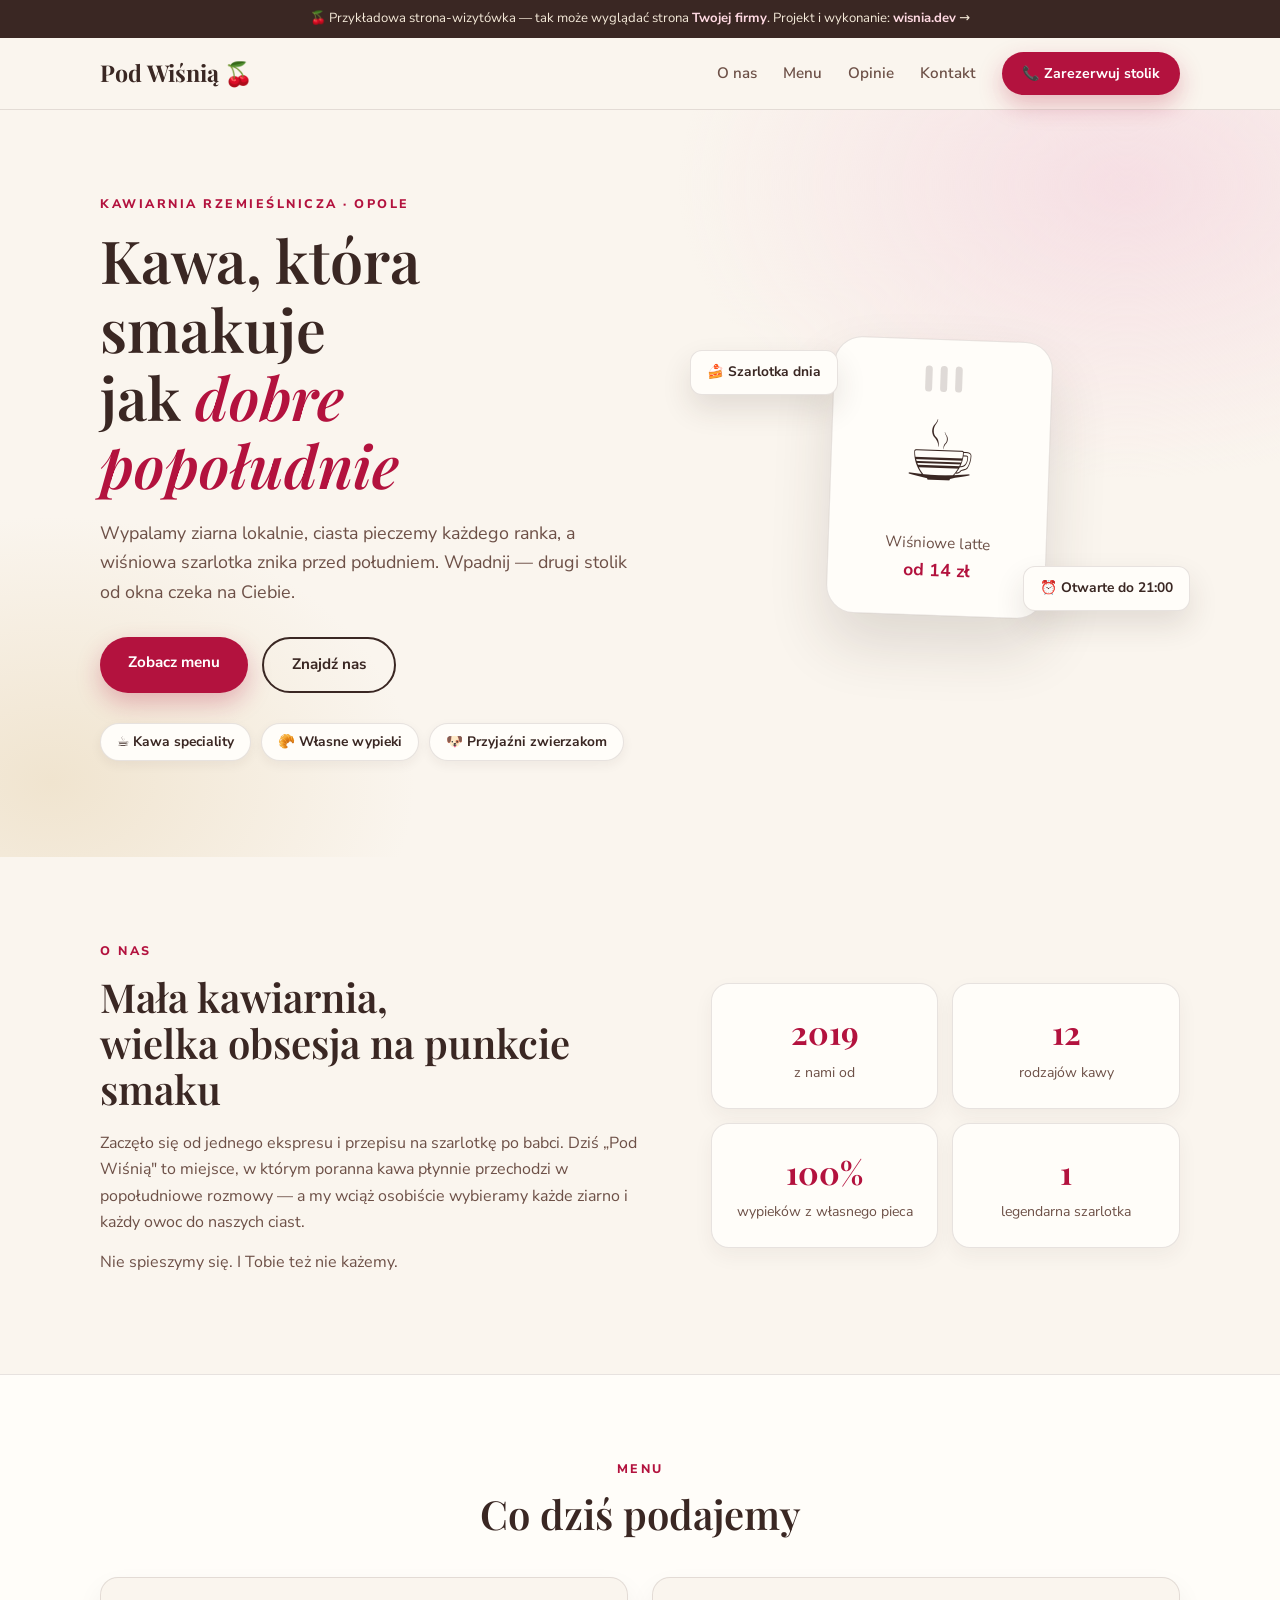
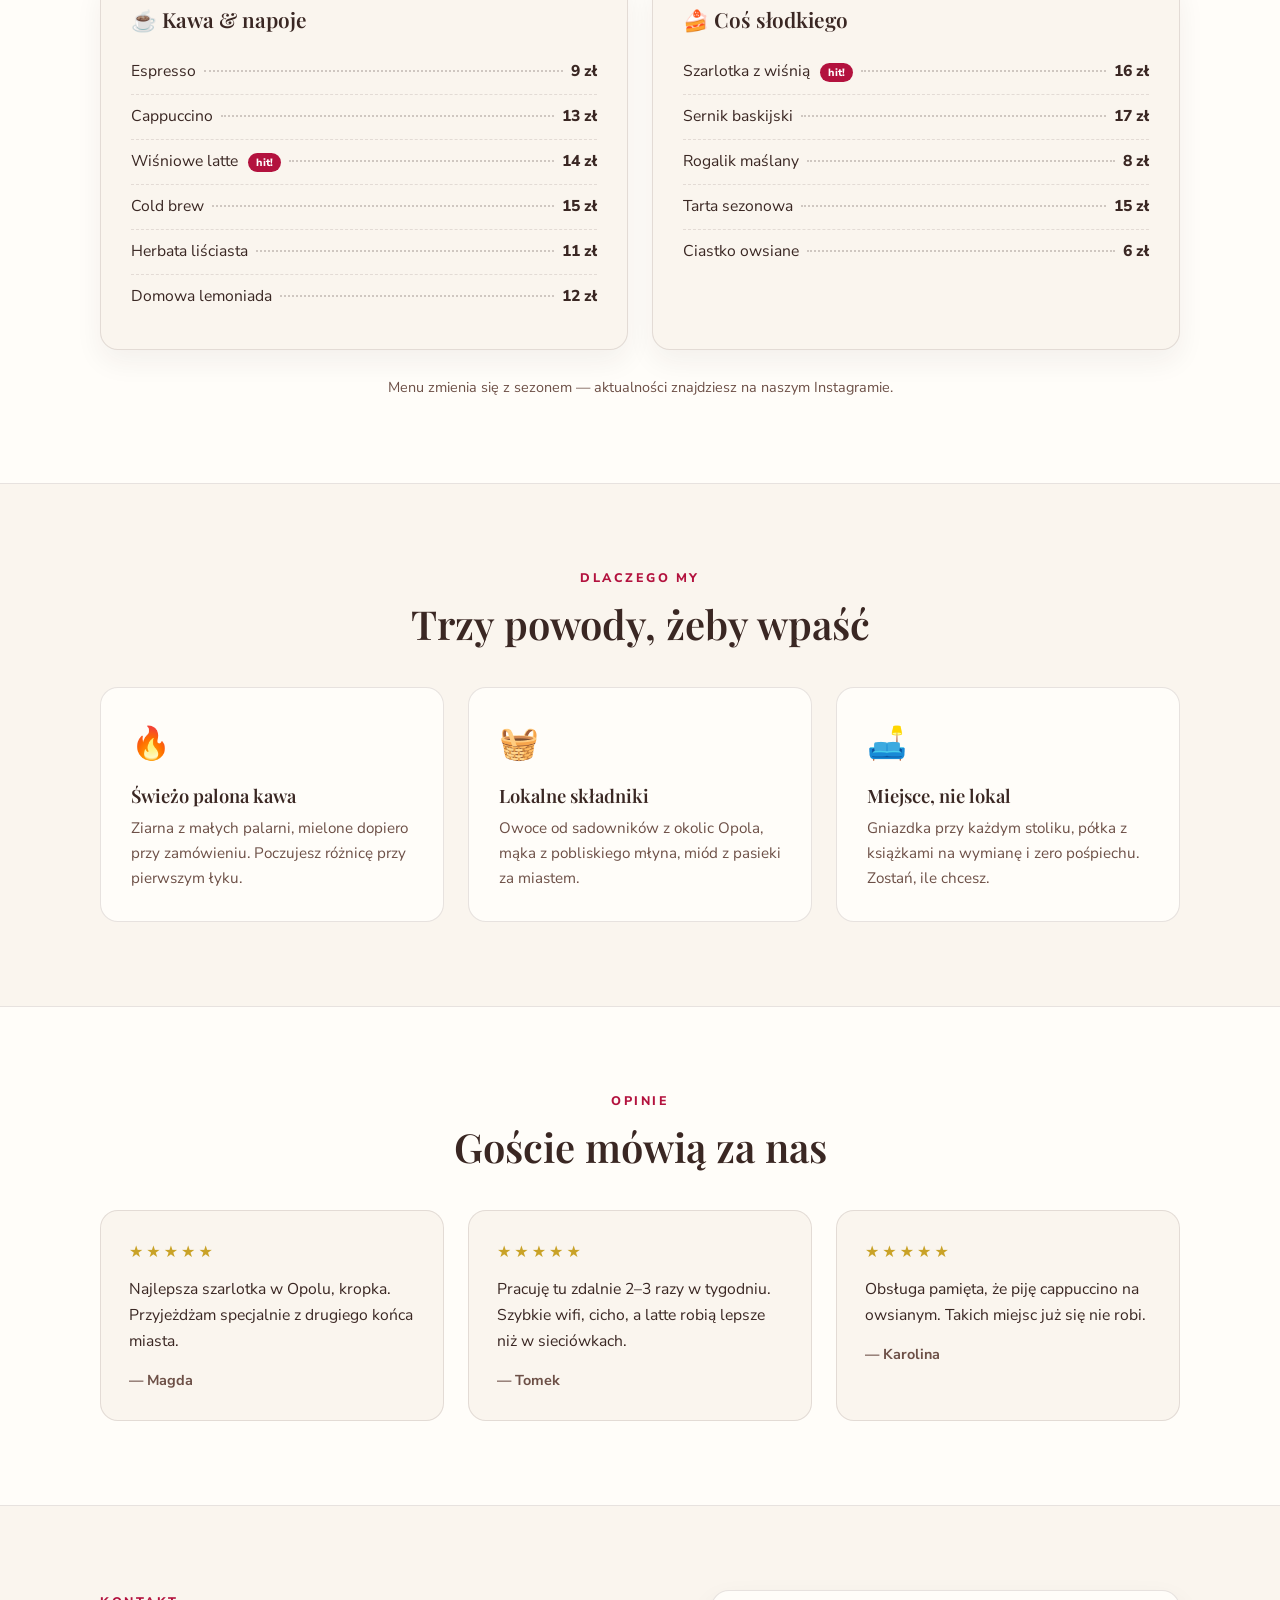
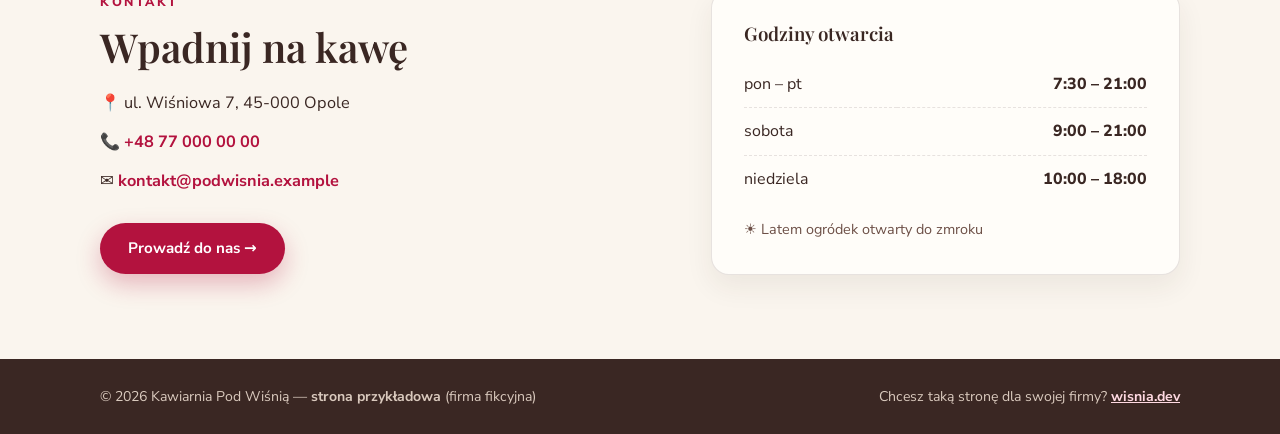
<file: wizytowka/index.html>
<!DOCTYPE html>
<html lang="pl">
<head>
  <meta charset="UTF-8">
  <meta name="viewport" content="width=device-width, initial-scale=1.0">
  <title>Kawiarnia Pod Wiśnią — przykładowa strona-wizytówka | wisnia.dev</title>
  <meta name="description" content="Przykładowa strona-wizytówka wykonana przez wisnia.dev — fikcyjna kawiarnia Pod Wiśnią w Opolu. Tak może wyglądać strona Twojej firmy.">
  <meta name="robots" content="noindex, follow">
  <link rel="canonical" href="https://wisnia.dev/wizytowka/">
  <link rel="icon" href="data:image/svg+xml,<svg xmlns='http://www.w3.org/2000/svg' viewBox='0 0 100 100'><text y='.9em' font-size='90'>☕</text></svg>">
  <link rel="preconnect" href="https://fonts.googleapis.com">
  <link rel="preconnect" href="https://fonts.gstatic.com" crossorigin>
  <link href="https://fonts.googleapis.com/css2?family=Playfair+Display:wght@500;600;700&family=Nunito+Sans:wght@400;600;700;800&display=swap" rel="stylesheet">
  <link rel="stylesheet" href="style.css?v=dev">
</head>
<body>
  <!-- pasek informujący, że to szablon demo -->
  <a class="demo-ribbon" href="https://wisnia.dev">
    🍒 Przykładowa strona-wizytówka — tak może wyglądać strona <b>Twojej firmy</b>. Projekt i wykonanie: <b>wisnia.dev</b> →
  </a>

  <header class="topbar" id="top">
    <div class="wrap topbar-inner">
      <a class="logo" href="#top">Pod&nbsp;Wiśnią <span aria-hidden="true">🍒</span></a>
      <nav class="nav" id="nav" aria-label="Menu główne">
        <a href="#o-nas">O nas</a>
        <a href="#menu">Menu</a>
        <a href="#opinie">Opinie</a>
        <a href="#kontakt">Kontakt</a>
        <a class="btn btn-solid nav-cta" href="tel:+48770000000">📞 Zarezerwuj stolik</a>
      </nav>
      <button class="burger" id="burger" aria-label="Otwórz menu" aria-expanded="false" aria-controls="nav">
        <span></span><span></span><span></span>
      </button>
    </div>
  </header>

  <main>
    <!-- ===== HERO ===== -->
    <section class="hero">
      <div class="wrap hero-inner">
        <div class="hero-text">
          <p class="overline reveal">Kawiarnia rzemieślnicza · Opole</p>
          <h1 class="reveal">Kawa, która smakuje<br>jak <em>dobre popołudnie</em></h1>
          <p class="lead reveal">
            Wypalamy ziarna lokalnie, ciasta pieczemy każdego ranka,
            a wiśniowa szarlotka znika przed południem. Wpadnij — drugi
            stolik od okna czeka na Ciebie.
          </p>
          <div class="cta-row reveal">
            <a class="btn btn-solid" href="#menu">Zobacz menu</a>
            <a class="btn btn-line" href="#kontakt">Znajdź nas</a>
          </div>
          <ul class="badges reveal">
            <li>☕ Kawa speciality</li>
            <li>🥐 Własne wypieki</li>
            <li>🐶 Przyjaźni zwierzakom</li>
          </ul>
        </div>
        <div class="hero-visual" aria-hidden="true">
          <div class="cup-card">
            <span class="cup-steam s1"></span>
            <span class="cup-steam s2"></span>
            <span class="cup-steam s3"></span>
            <span class="cup-emoji">☕</span>
            <p class="cup-caption">Wiśniowe latte<br><b>od 14 zł</b></p>
          </div>
          <div class="chip chip-1">🍰 Szarlotka dnia</div>
          <div class="chip chip-2">⏰ Otwarte do 21:00</div>
        </div>
      </div>
    </section>

    <!-- ===== O NAS ===== -->
    <section id="o-nas" class="section">
      <div class="wrap grid-2">
        <div class="reveal">
          <p class="overline">O nas</p>
          <h2>Mała kawiarnia,<br>wielka obsesja na punkcie smaku</h2>
          <p class="body-text">
            Zaczęło się od jednego ekspresu i przepisu na szarlotkę po babci.
            Dziś „Pod Wiśnią" to miejsce, w którym poranna kawa płynnie
            przechodzi w popołudniowe rozmowy — a my wciąż osobiście wybieramy
            każde ziarno i każdy owoc do naszych ciast.
          </p>
          <p class="body-text">
            Nie spieszymy się. I Tobie też nie każemy.
          </p>
        </div>
        <ul class="stats reveal">
          <li><b>2019</b><span>z nami od</span></li>
          <li><b>12</b><span>rodzajów kawy</span></li>
          <li><b>100%</b><span>wypieków z własnego pieca</span></li>
          <li><b>1</b><span>legendarna szarlotka</span></li>
        </ul>
      </div>
    </section>

    <!-- ===== MENU ===== -->
    <section id="menu" class="section section-alt">
      <div class="wrap">
        <p class="overline center reveal">Menu</p>
        <h2 class="center reveal">Co dziś podajemy</h2>
        <div class="menu-grid">
          <div class="menu-card reveal">
            <h3>☕ Kawa &amp; napoje</h3>
            <ul class="price-list">
              <li><span>Espresso</span><i></i><span>9 zł</span></li>
              <li><span>Cappuccino</span><i></i><span>13 zł</span></li>
              <li><span>Wiśniowe latte <em>hit!</em></span><i></i><span>14 zł</span></li>
              <li><span>Cold brew</span><i></i><span>15 zł</span></li>
              <li><span>Herbata liściasta</span><i></i><span>11 zł</span></li>
              <li><span>Domowa lemoniada</span><i></i><span>12 zł</span></li>
            </ul>
          </div>
          <div class="menu-card reveal">
            <h3>🍰 Coś słodkiego</h3>
            <ul class="price-list">
              <li><span>Szarlotka z wiśnią <em>hit!</em></span><i></i><span>16 zł</span></li>
              <li><span>Sernik baskijski</span><i></i><span>17 zł</span></li>
              <li><span>Rogalik maślany</span><i></i><span>8 zł</span></li>
              <li><span>Tarta sezonowa</span><i></i><span>15 zł</span></li>
              <li><span>Ciastko owsiane</span><i></i><span>6 zł</span></li>
            </ul>
          </div>
        </div>
        <p class="menu-note reveal">Menu zmienia się z sezonem — aktualności znajdziesz na naszym Instagramie.</p>
      </div>
    </section>

    <!-- ===== DLACZEGO MY ===== -->
    <section class="section">
      <div class="wrap">
        <p class="overline center reveal">Dlaczego my</p>
        <h2 class="center reveal">Trzy powody, żeby wpaść</h2>
        <div class="features">
          <div class="feature reveal">
            <span class="feature-icon">🔥</span>
            <h3>Świeżo palona kawa</h3>
            <p>Ziarna z małych palarni, mielone dopiero przy zamówieniu.
               Poczujesz różnicę przy pierwszym łyku.</p>
          </div>
          <div class="feature reveal">
            <span class="feature-icon">🧺</span>
            <h3>Lokalne składniki</h3>
            <p>Owoce od sadowników z okolic Opola, mąka z pobliskiego młyna,
               miód z pasieki za miastem.</p>
          </div>
          <div class="feature reveal">
            <span class="feature-icon">🛋️</span>
            <h3>Miejsce, nie lokal</h3>
            <p>Gniazdka przy każdym stoliku, półka z książkami na wymianę
               i zero pośpiechu. Zostań, ile chcesz.</p>
          </div>
        </div>
      </div>
    </section>

    <!-- ===== OPINIE ===== -->
    <section id="opinie" class="section section-alt">
      <div class="wrap">
        <p class="overline center reveal">Opinie</p>
        <h2 class="center reveal">Goście mówią za nas</h2>
        <div class="reviews">
          <figure class="review reveal">
            <p class="stars" aria-label="5 na 5 gwiazdek">★★★★★</p>
            <blockquote>Najlepsza szarlotka w Opolu, kropka. Przyjeżdżam
              specjalnie z drugiego końca miasta.</blockquote>
            <figcaption>— Magda</figcaption>
          </figure>
          <figure class="review reveal">
            <p class="stars" aria-label="5 na 5 gwiazdek">★★★★★</p>
            <blockquote>Pracuję tu zdalnie 2–3 razy w tygodniu. Szybkie wifi,
              cicho, a latte robią lepsze niż w sieciówkach.</blockquote>
            <figcaption>— Tomek</figcaption>
          </figure>
          <figure class="review reveal">
            <p class="stars" aria-label="5 na 5 gwiazdek">★★★★★</p>
            <blockquote>Obsługa pamięta, że piję cappuccino na owsianym.
              Takich miejsc już się nie robi.</blockquote>
            <figcaption>— Karolina</figcaption>
          </figure>
        </div>
      </div>
    </section>

    <!-- ===== KONTAKT ===== -->
    <section id="kontakt" class="section">
      <div class="wrap grid-2">
        <div class="reveal">
          <p class="overline">Kontakt</p>
          <h2>Wpadnij na kawę</h2>
          <ul class="contact-list">
            <li>📍 ul. Wiśniowa 7, 45-000 Opole</li>
            <li>📞 <a href="tel:+48770000000">+48 77 000 00 00</a></li>
            <li>✉️ <a href="mailto:kontakt@podwisnia.example">kontakt@podwisnia.example</a></li>
          </ul>
          <a class="btn btn-solid" href="https://maps.google.com/?q=Rynek,+Opole" target="_blank" rel="noopener">Prowadź do nas →</a>
        </div>
        <div class="hours-card reveal">
          <h3>Godziny otwarcia</h3>
          <table class="hours">
            <tr><td>pon – pt</td><td>7:30 – 21:00</td></tr>
            <tr><td>sobota</td><td>9:00 – 21:00</td></tr>
            <tr><td>niedziela</td><td>10:00 – 18:00</td></tr>
          </table>
          <p class="hours-note">☀️ Latem ogródek otwarty do zmroku</p>
        </div>
      </div>
    </section>
  </main>

  <footer class="footer">
    <div class="wrap footer-inner">
      <span>© <span id="year">2026</span> Kawiarnia Pod Wiśnią — <b>strona przykładowa</b> (firma fikcyjna)</span>
      <span>Chcesz taką stronę dla swojej firmy? <a href="https://wisnia.dev">wisnia.dev</a></span>
    </div>
  </footer>

  <script>
    document.getElementById("year").textContent = new Date().getFullYear();

    // menu mobilne
    const burger = document.getElementById("burger");
    const nav = document.getElementById("nav");
    burger.addEventListener("click", () => {
      const open = nav.classList.toggle("open");
      burger.classList.toggle("open", open);
      burger.setAttribute("aria-expanded", open);
    });
    nav.querySelectorAll("a").forEach((a) =>
      a.addEventListener("click", () => {
        nav.classList.remove("open");
        burger.classList.remove("open");
        burger.setAttribute("aria-expanded", "false");
      })
    );

    // animacje wejścia
    const io = new IntersectionObserver((entries) => {
      entries.forEach((e) => {
        if (e.isIntersecting) {
          e.target.classList.add("visible");
          io.unobserve(e.target);
        }
      });
    }, { threshold: 0.12 });
    document.querySelectorAll(".reveal").forEach((el) => io.observe(el));
  </script>
</body>
</html>
</file>
<file: wizytowka/style.css>
/* ============================================================
   Kawiarnia „Pod Wiśnią" — przykładowa strona-wizytówka
   Szablon wisnia.dev · czysty CSS, jasna ciepła paleta.
   ============================================================ */

:root {
  --cream: #faf5ee;
  --paper: #fffdf9;
  --coffee: #3a2723;
  --coffee-2: #6d5047;
  --cherry: #b3123e;
  --cherry-soft: #f6dfe4;
  --gold: #c9a227;
  --line: rgba(58, 39, 35, 0.12);
  --radius: 18px;
  --font-head: "Playfair Display", Georgia, serif;
  --font-body: "Nunito Sans", system-ui, sans-serif;
}

* { margin: 0; padding: 0; box-sizing: border-box; }
[hidden] { display: none !important; }

html { scroll-behavior: smooth; }
section[id] { scroll-margin-top: 96px; }

body {
  font-family: var(--font-body);
  background: var(--cream);
  color: var(--coffee);
  line-height: 1.65;
  overflow-x: hidden;
}

.wrap { width: min(1080px, 92%); margin-inline: auto; }

h1, h2, h3 { font-family: var(--font-head); font-weight: 600; line-height: 1.15; }
h1 em { font-style: italic; color: var(--cherry); }

a:focus-visible, button:focus-visible {
  outline: 2px solid var(--cherry);
  outline-offset: 3px;
  border-radius: 4px;
}

/* ===== pasek demo ===== */
.demo-ribbon {
  display: block;
  background: var(--coffee);
  color: #f5ead9;
  text-align: center;
  font-size: 0.82rem;
  padding: 8px 14px;
  text-decoration: none;
}
.demo-ribbon b { color: #ffd9e2; }
.demo-ribbon:hover b { text-decoration: underline; }

/* ===== nagłówek ===== */
.topbar {
  position: sticky;
  top: 0;
  z-index: 50;
  background: rgba(250, 245, 238, 0.9);
  backdrop-filter: blur(10px);
  -webkit-backdrop-filter: blur(10px);
  border-bottom: 1px solid var(--line);
}
.topbar-inner {
  display: flex;
  align-items: center;
  justify-content: space-between;
  padding-block: 14px;
}
.logo {
  font-family: var(--font-head);
  font-size: 1.45rem;
  font-weight: 700;
  color: var(--coffee);
  text-decoration: none;
}

.nav { display: flex; align-items: center; gap: 26px; }
.nav a:not(.btn) {
  color: var(--coffee-2);
  text-decoration: none;
  font-weight: 600;
  font-size: 0.95rem;
  transition: color 0.2s;
}
.nav a:not(.btn):hover { color: var(--cherry); }

.burger {
  display: none;
  flex-direction: column;
  gap: 5px;
  background: none;
  border: none;
  padding: 6px;
  cursor: pointer;
}
.burger span {
  width: 26px;
  height: 3px;
  border-radius: 2px;
  background: var(--coffee);
  transition: transform 0.3s, opacity 0.3s;
}
.burger.open span:nth-child(1) { transform: translateY(8px) rotate(45deg); }
.burger.open span:nth-child(2) { opacity: 0; }
.burger.open span:nth-child(3) { transform: translateY(-8px) rotate(-45deg); }

/* ===== przyciski ===== */
.btn {
  display: inline-block;
  padding: 13px 28px;
  border-radius: 999px;
  font-weight: 700;
  font-size: 0.95rem;
  text-decoration: none;
  transition: transform 0.2s, box-shadow 0.2s, background 0.2s;
}
.btn:active { transform: scale(0.97); }
.btn-solid {
  background: var(--cherry);
  color: #fff;
  box-shadow: 0 10px 24px rgba(179, 18, 62, 0.28);
}
.btn-solid:hover { transform: translateY(-2px); box-shadow: 0 14px 30px rgba(179, 18, 62, 0.38); }
.btn-line {
  border: 2px solid var(--coffee);
  color: var(--coffee);
}
.btn-line:hover { background: var(--coffee); color: var(--cream); }
.nav-cta { padding: 10px 20px; font-size: 0.88rem; }

/* ===== hero ===== */
.hero {
  position: relative;
  padding-block: 84px 96px;
  background:
    radial-gradient(640px 420px at 88% 10%, var(--cherry-soft), transparent 70%),
    radial-gradient(520px 380px at 4% 90%, #f0e4cf, transparent 70%);
}
.hero-inner {
  display: grid;
  grid-template-columns: 1.15fr 1fr;
  gap: 48px;
  align-items: center;
}
.overline {
  color: var(--cherry);
  font-weight: 800;
  letter-spacing: 2.5px;
  text-transform: uppercase;
  font-size: 0.78rem;
  margin-bottom: 12px;
}
.hero h1 { font-size: clamp(2.3rem, 5.4vw, 3.7rem); margin-bottom: 20px; }
.lead {
  color: var(--coffee-2);
  font-size: 1.12rem;
  max-width: 48ch;
  margin-bottom: 30px;
}
.cta-row { display: flex; gap: 14px; flex-wrap: wrap; margin-bottom: 30px; }

.badges {
  display: flex;
  gap: 10px;
  flex-wrap: wrap;
  list-style: none;
}
.badges li {
  background: var(--paper);
  border: 1px solid var(--line);
  border-radius: 999px;
  padding: 7px 16px;
  font-size: 0.86rem;
  font-weight: 700;
  box-shadow: 0 4px 12px rgba(58, 39, 35, 0.06);
}

/* hero — wizual */
.hero-visual { position: relative; display: grid; place-items: center; }
.cup-card {
  position: relative;
  background: var(--paper);
  border: 1px solid var(--line);
  border-radius: 28px;
  padding: 44px 56px 30px;
  text-align: center;
  box-shadow: 0 30px 60px rgba(58, 39, 35, 0.14);
  transform: rotate(2deg);
}
.cup-emoji { font-size: 5.2rem; display: block; }
.cup-caption { margin-top: 10px; color: var(--coffee-2); font-size: 0.95rem; }
.cup-caption b { color: var(--cherry); font-size: 1.1rem; }

.cup-steam {
  position: absolute;
  top: 26px;
  left: 50%;
  width: 7px;
  height: 26px;
  border-radius: 999px;
  background: rgba(58, 39, 35, 0.16);
  animation: steam 2.6s ease-in-out infinite;
}
.cup-steam.s1 { margin-left: -18px; animation-delay: 0s; }
.cup-steam.s2 { margin-left: -3px; animation-delay: 0.5s; }
.cup-steam.s3 { margin-left: 12px; animation-delay: 1s; }
@keyframes steam {
  0%, 100% { transform: translateY(0) scaleY(1); opacity: 0.7; }
  50% { transform: translateY(-14px) scaleY(1.25); opacity: 0.15; }
}

.chip {
  position: absolute;
  background: var(--paper);
  border: 1px solid var(--line);
  border-radius: 12px;
  padding: 10px 16px;
  font-weight: 700;
  font-size: 0.86rem;
  box-shadow: 0 14px 30px rgba(58, 39, 35, 0.12);
  animation: floaty 5s ease-in-out infinite;
}
.chip-1 { top: 4%; left: -2%; }
.chip-2 { bottom: 2%; right: -2%; animation-delay: 2s; }
@keyframes floaty {
  0%, 100% { transform: translateY(0); }
  50% { transform: translateY(-10px); }
}

/* ===== sekcje ===== */
.section { padding-block: 84px; }
.section-alt { background: var(--paper); border-block: 1px solid var(--line); }
.center { text-align: center; }
h2 { font-size: clamp(1.7rem, 3.6vw, 2.5rem); margin-bottom: 18px; }
.body-text { color: var(--coffee-2); margin-bottom: 14px; max-width: 54ch; }

.grid-2 {
  display: grid;
  grid-template-columns: 1.2fr 1fr;
  gap: 48px;
  align-items: center;
}

/* statystyki */
.stats {
  list-style: none;
  display: grid;
  grid-template-columns: 1fr 1fr;
  gap: 14px;
}
.stats li {
  background: var(--paper);
  border: 1px solid var(--line);
  border-radius: var(--radius);
  padding: 22px;
  text-align: center;
  box-shadow: 0 8px 20px rgba(58, 39, 35, 0.05);
}
.stats b {
  display: block;
  font-family: var(--font-head);
  font-size: 2rem;
  color: var(--cherry);
}
.stats span { color: var(--coffee-2); font-size: 0.88rem; }

/* ===== menu ===== */
.menu-grid {
  display: grid;
  grid-template-columns: 1fr 1fr;
  gap: 24px;
  margin-top: 40px;
}
.menu-card {
  background: var(--cream);
  border: 1px solid var(--line);
  border-radius: var(--radius);
  padding: 30px;
  box-shadow: 0 12px 28px rgba(58, 39, 35, 0.06);
}
.menu-card h3 { font-size: 1.3rem; margin-bottom: 18px; }
.price-list { list-style: none; }
.price-list li {
  display: flex;
  align-items: baseline;
  gap: 8px;
  padding-block: 9px;
  font-size: 0.98rem;
}
.price-list li + li { border-top: 1px dashed var(--line); }
.price-list i {
  flex: 1;
  border-bottom: 2px dotted rgba(58, 39, 35, 0.22);
  transform: translateY(-4px);
}
.price-list span:last-child { font-weight: 800; }
.price-list em {
  font-style: normal;
  background: var(--cherry);
  color: #fff;
  font-size: 0.66rem;
  font-weight: 800;
  padding: 2px 8px;
  border-radius: 999px;
  vertical-align: middle;
  margin-left: 6px;
}
.menu-note {
  text-align: center;
  color: var(--coffee-2);
  font-size: 0.9rem;
  margin-top: 26px;
}

/* ===== dlaczego my ===== */
.features {
  display: grid;
  grid-template-columns: repeat(3, 1fr);
  gap: 24px;
  margin-top: 40px;
}
.feature {
  background: var(--paper);
  border: 1px solid var(--line);
  border-radius: var(--radius);
  padding: 30px;
  transition: transform 0.25s, box-shadow 0.25s;
}
.feature:hover {
  transform: translateY(-6px);
  box-shadow: 0 18px 36px rgba(58, 39, 35, 0.1);
}
.feature-icon { font-size: 2rem; display: block; margin-bottom: 14px; }
.feature h3 { font-size: 1.15rem; margin-bottom: 10px; }
.feature p { color: var(--coffee-2); font-size: 0.95rem; }

/* ===== opinie ===== */
.reviews {
  display: grid;
  grid-template-columns: repeat(3, 1fr);
  gap: 24px;
  margin-top: 40px;
}
.review {
  background: var(--cream);
  border: 1px solid var(--line);
  border-radius: var(--radius);
  padding: 28px;
}
.stars { color: var(--gold); letter-spacing: 3px; margin-bottom: 12px; }
.review blockquote {
  font-size: 0.98rem;
  color: var(--coffee);
  margin-bottom: 14px;
}
.review figcaption { color: var(--coffee-2); font-weight: 700; font-size: 0.9rem; }

/* ===== kontakt ===== */
.contact-list {
  list-style: none;
  margin-block: 20px 28px;
  display: flex;
  flex-direction: column;
  gap: 12px;
  font-size: 1.02rem;
}
.contact-list a { color: var(--cherry); text-decoration: none; font-weight: 700; }
.contact-list a:hover { text-decoration: underline; }

.hours-card {
  background: var(--paper);
  border: 1px solid var(--line);
  border-radius: var(--radius);
  padding: 32px;
  box-shadow: 0 12px 28px rgba(58, 39, 35, 0.07);
}
.hours-card h3 { margin-bottom: 16px; }
.hours { width: 100%; border-collapse: collapse; }
.hours td { padding-block: 10px; font-size: 1rem; }
.hours td:last-child { text-align: right; font-weight: 800; }
.hours tr + tr td { border-top: 1px dashed var(--line); }
.hours-note { margin-top: 16px; color: var(--coffee-2); font-size: 0.9rem; }

/* ===== stopka ===== */
.footer {
  background: var(--coffee);
  color: #d9c9bd;
  padding-block: 26px;
}
.footer-inner {
  display: flex;
  justify-content: space-between;
  gap: 12px;
  flex-wrap: wrap;
  font-size: 0.88rem;
}
.footer a { color: #ffd9e2; font-weight: 700; }

/* ===== animacje wejścia ===== */
.reveal {
  opacity: 0;
  transform: translateY(22px);
  transition: opacity 0.6s ease, transform 0.6s ease;
}
.reveal.visible { opacity: 1; transform: translateY(0); }

@media (prefers-reduced-motion: reduce) {
  *, *::before, *::after {
    animation-duration: 0.01ms !important;
    animation-iteration-count: 1 !important;
    transition-duration: 0.01ms !important;
  }
  html { scroll-behavior: auto; }
  .reveal { opacity: 1; transform: none; }
}

/* ===== responsywność ===== */
@media (max-width: 900px) {
  .hero-inner, .grid-2 { grid-template-columns: 1fr; gap: 40px; }
  .hero { padding-block: 56px 72px; }
  .hero-visual { order: -1; }
  .cup-card { transform: rotate(0); padding: 34px 44px 24px; }
  .menu-grid, .features, .reviews { grid-template-columns: 1fr; }
  .features, .reviews { max-width: 560px; margin-inline: auto; }
}

@media (max-width: 760px) {
  .burger { display: flex; }
  .nav {
    position: absolute;
    top: 100%;
    left: 0;
    right: 0;
    flex-direction: column;
    align-items: stretch;
    gap: 0;
    background: var(--paper);
    border-bottom: 1px solid var(--line);
    box-shadow: 0 24px 40px rgba(58, 39, 35, 0.12);
    max-height: 0;
    overflow: hidden;
    transition: max-height 0.35s ease;
  }
  .nav.open { max-height: 420px; }
  .nav a {
    padding: 16px 6%;
    border-top: 1px solid var(--line);
  }
  .nav .nav-cta {
    margin: 14px 6%;
    text-align: center;
    border-radius: 999px;
  }
  .chip-1 { left: 2%; }
  .chip-2 { right: 2%; }
}
</file>
